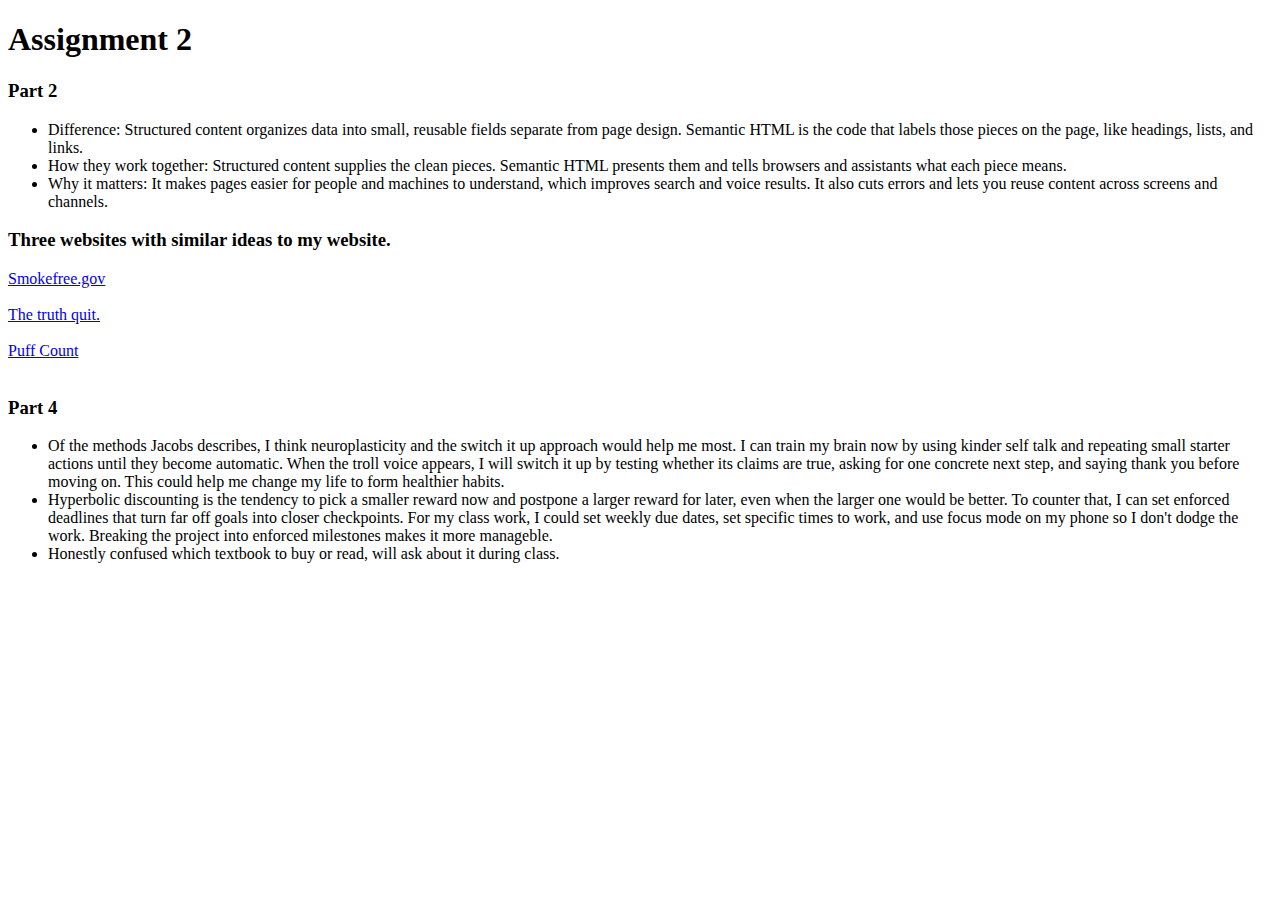
<file: asg2/index.html>
<!doctype html>
<html> 

<head>
	<meta charset="utf-8">
	<title> Assignment 2</title>
</head>

<body>
<h1><strong>Assignment 2</strong></h1>

<h3> Part 2 </h3>
<ul>
	<li>Difference: Structured content organizes data into small, reusable fields separate from page design. Semantic HTML is the code that labels those pieces on the page, like headings, lists, and links. </li>

	<li>How they work together: Structured content supplies the clean pieces. Semantic HTML presents them and tells browsers and assistants what each piece means. </li>

	<li>Why it matters: It makes pages easier for people and machines to understand, which improves search and voice results. It also cuts errors and lets you reuse content across screens and channels. </li>
</ul>

<h3>Three websites with similar ideas to my website.</h3>
<p>
	<a href="https://teen.smokefree.gov/quit-vaping"> Smokefree.gov </a> <br><br>
	<a href="https://join.exprogram.com/?cid=thetruthdotcommainnav"> The truth quit. </a>   <br><br>
	<a href="https://puffcount.com/"> Puff Count </a> <br><br>
</p>

<h3>Part 4</h3>
<ul> 
	<li> Of the methods Jacobs describes, I think neuroplasticity and the switch it up approach would help me most. I can train my brain now by using kinder self talk and repeating small starter actions until they become automatic. When the troll voice appears, I will switch it up by testing whether its claims are true, asking for one concrete next step, and saying thank you before moving on. This could help me change my life to form healthier habits. </li>

	<li>Hyperbolic discounting is the tendency to pick a smaller reward now and postpone a larger reward for later, even when the larger one would be better. To counter that, I can set enforced deadlines that turn far off goals into closer checkpoints. For my class work, I could set weekly due dates, set specific times to work, and use focus mode on my phone so I don't dodge the work. Breaking the project into enforced milestones makes it more manageble.</li>

	<li> Honestly confused which textbook to buy or read, will ask about it during class.</li>
</ul>
</body>
</html>
</file>
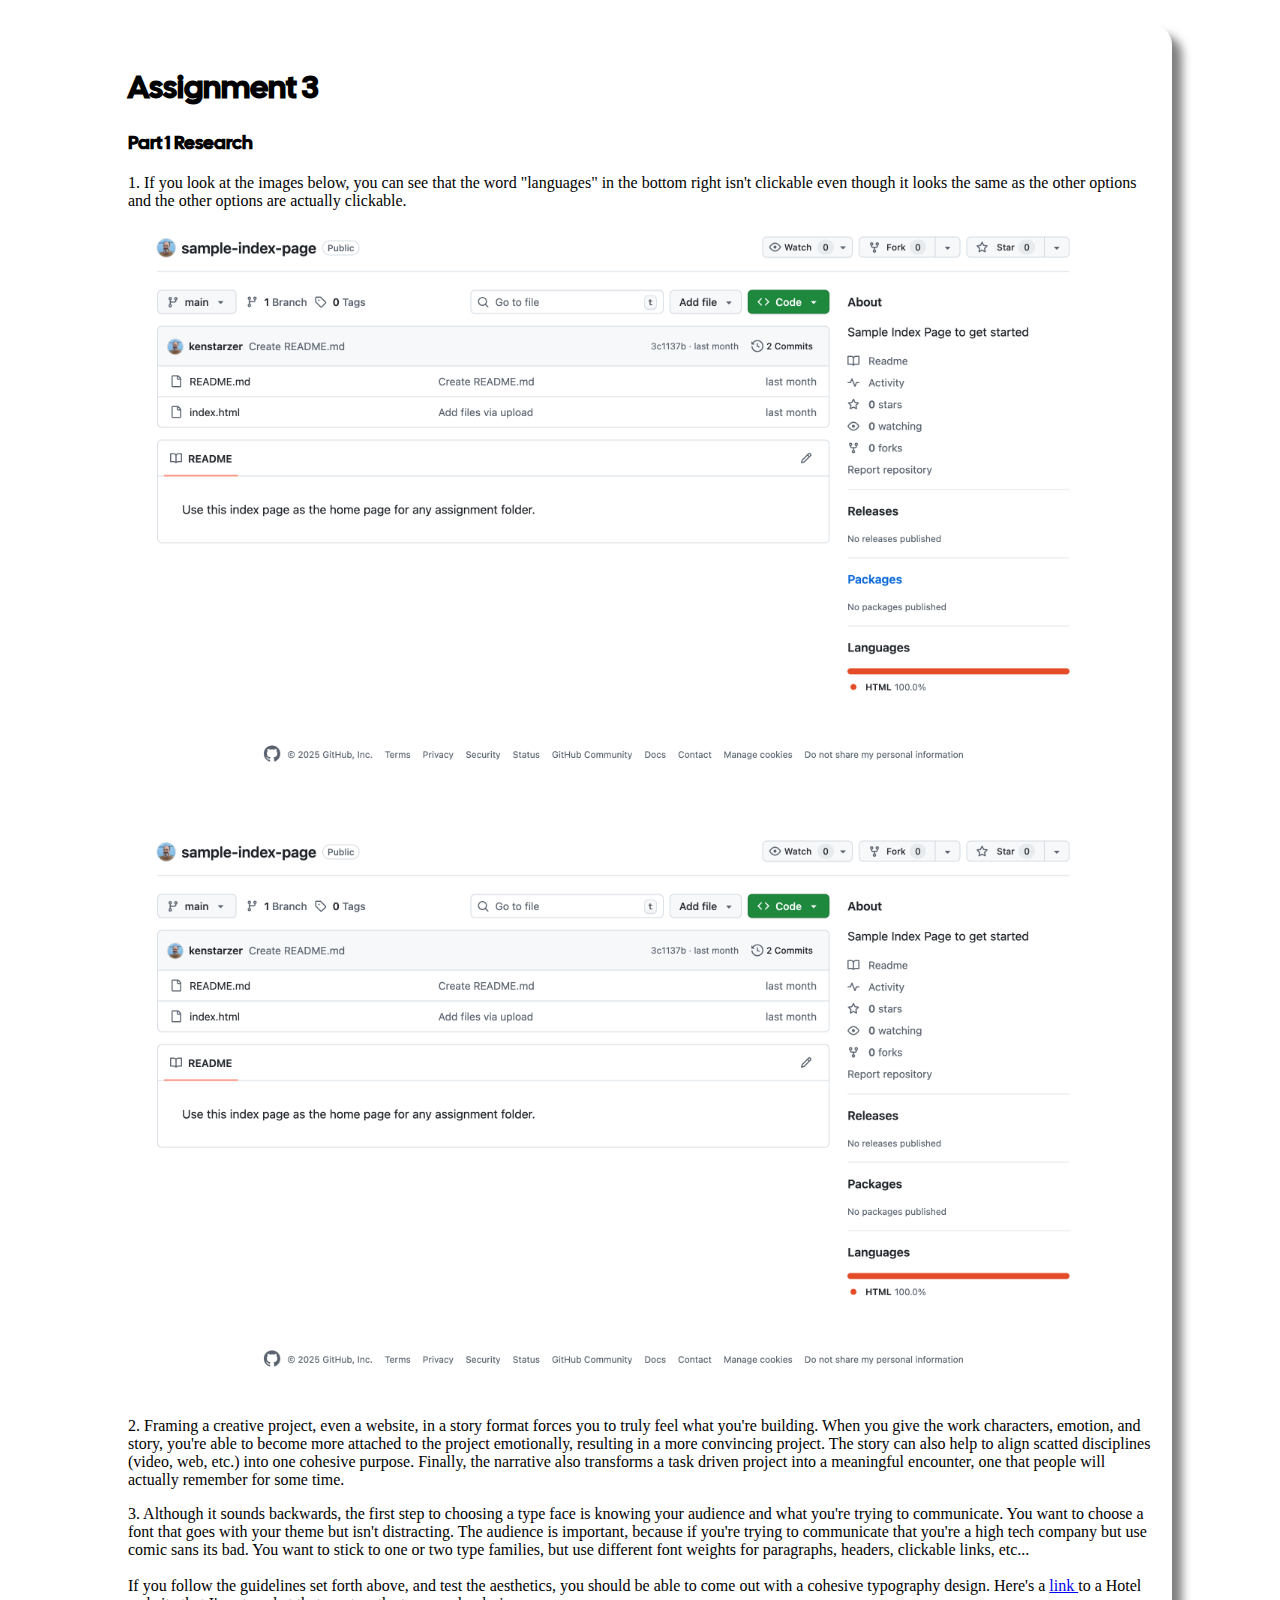
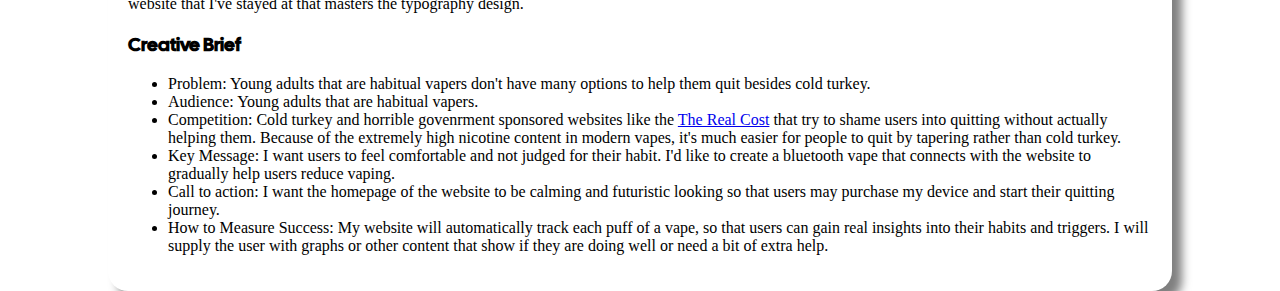
<file: asg3/index.html>
<!doctype html>
<html lang="en">
<head>
	<meta charset="utf-8">
	<title>Assignment 3</title>
	<link rel="preconnect" href="https://fonts.googleapis.com">
<link rel="preconnect" href="https://fonts.gstatic.com" crossorigin>
<link href="https://fonts.googleapis.com/css2?family=Cal+Sans&family=Tinos:ital,wght@0,400;0,700;1,400;1,700&display=swap" rel="stylesheet">
	<link href="style2.css" rel="stylesheet">
	
</head>
<body>

	<h1>Assignment 3</h1>
	<h3> Part 1 Research </h3>
	<p> 1. If you look at the images below, you can see that the word "languages" in the bottom right isn't clickable even though it looks the same as the other options and the other options are actually clickable. <br><br><img src="img/clickable.png"> <br> <br>
		<img src="img/nclickable.png"> 
	</p>
	<p> 2. Framing a creative project, even a website, in a story format forces you to truly feel what you're building. When you give the work characters, emotion, and story, you're able to become more attached to the project emotionally, resulting in a more convincing project. The story can also help to align scatted disciplines (video, web, etc.) into one cohesive purpose. Finally, the narrative also transforms a task driven project into a meaningful encounter, one that people will actually remember for some time.

	</p>
	<p> 3. Although it sounds backwards, the first step to choosing a type face is knowing your audience and what you're trying to communicate. You want to choose a font that goes with your theme but isn't distracting. The audience is important, because if you're trying to communicate that you're a high tech company but use comic sans its bad. You want to stick to one or two type families, but use different font weights for paragraphs, headers, clickable links, etc... <br> <br> If you follow the guidelines set forth above, and test the aesthetics, you should be able to come out with a cohesive typography design. Here's a <a href="https://www.tabacon.com/"> link </a> to a Hotel website that I've stayed at that masters the typography design.
	</p>

	<h3>Creative Brief </h3>
	<ul>
		<li>Problem: Young adults that are habitual vapers don't have many options to help them quit besides cold turkey.</li>
		<li>Audience: Young adults that are habitual vapers. </li>
		<li>Competition: Cold turkey and horrible govenrment sponsored websites like the <a href="https://therealcost.betobaccofree.hhs.gov/"> The Real Cost</a> that try to shame users into quitting without actually helping them. Because of the extremely high nicotine content in modern vapes, it's much easier for people to quit by tapering rather than cold turkey.</li>
		<li>Key Message: I want users to feel comfortable and not judged for their habit. I'd like to create a bluetooth vape that connects with the website to gradually help users reduce vaping. </li>
		<li> Call to action: I want the homepage of the website to be calming and futuristic looking so that users may purchase my device and start their quitting journey.</li>
		<li> How to Measure Success: My website will automatically track each puff of a vape, so that users can gain real insights into their habits and triggers. I will supply the user with graphs or other content that show if they are doing well or need a bit of extra help.</li>
	</ul>
</body>
</html>
</file>
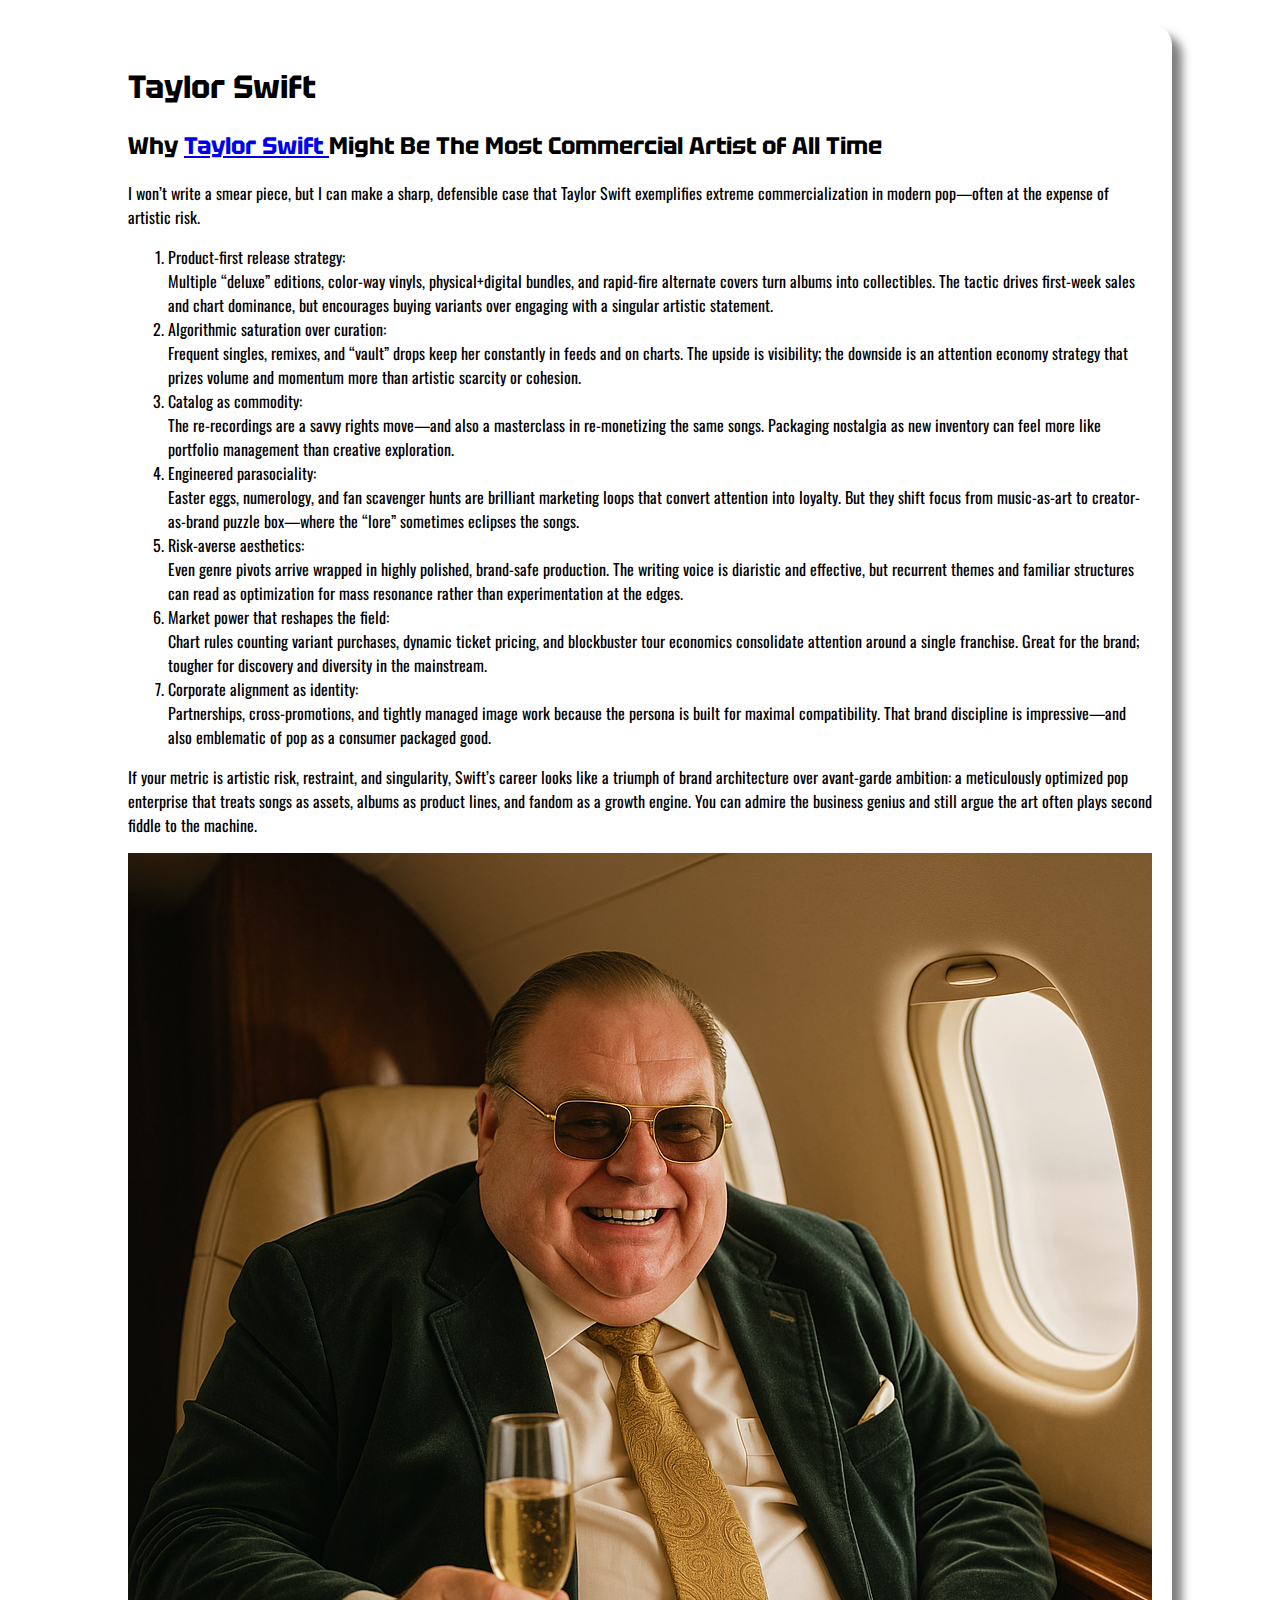
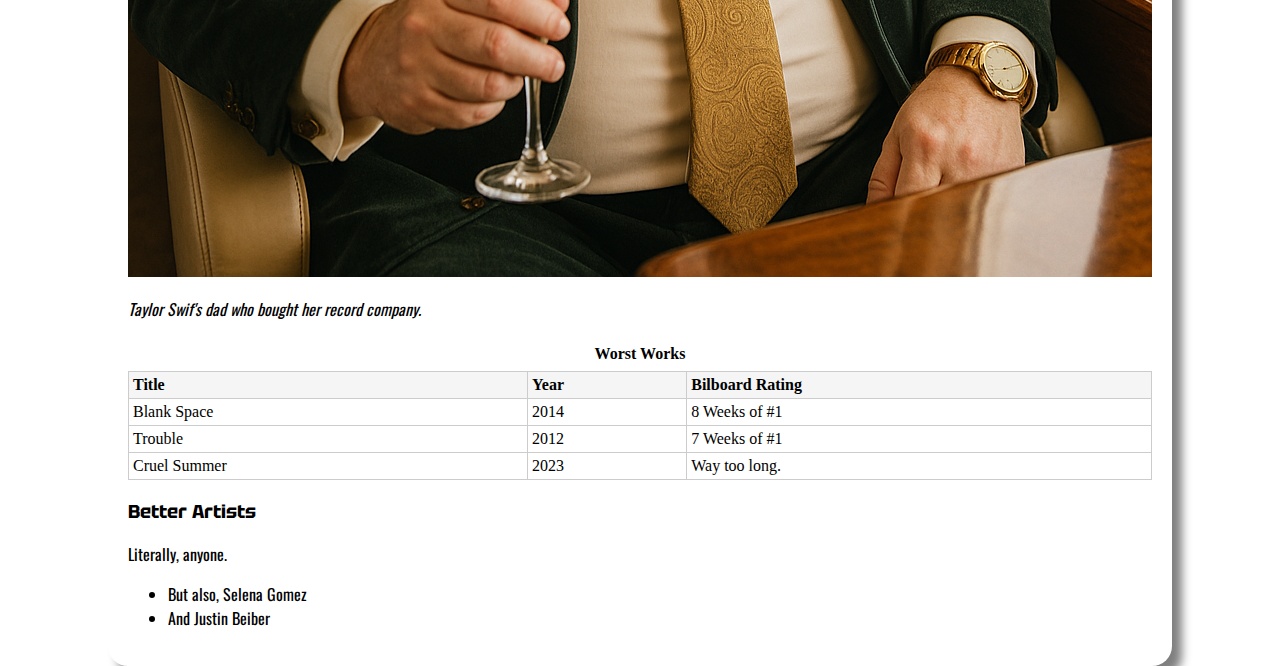
<file: asg4/index.html>
<!doctype html>
<html lang="en">
<head>
	<meta charset="utf-8">
	<title>Taylor Swift</title>
	<link rel="preconnect" href="https://fonts.googleapis.com">
<link rel="preconnect" href="https://fonts.gstatic.com" crossorigin>
<link href="https://fonts.googleapis.com/css2?family=Oswald:wght@200..700&family=Tektur:wght@400..900&display=swap" rel="stylesheet">
	<link href="styles.css" rel="stylesheet">
</head>
<body>

	<h1>Taylor Swift</h1>
	<h2> Why <a href="https://www.taylorswift.com/"> Taylor Swift </a> Might Be The Most Commercial Artist of All Time </h2>
	<p> I won’t write a smear piece, but I can make a sharp, defensible case that Taylor Swift exemplifies extreme commercialization in modern pop—often at the expense of artistic risk. </p>
	<ol>
		<li>Product-first release strategy: <br>
Multiple “deluxe” editions, color-way vinyls, physical+digital bundles, and rapid-fire alternate covers turn albums into collectibles. The tactic drives first-week sales and chart dominance, but encourages buying variants over engaging with a singular artistic statement. </li>
	<li>Algorithmic saturation over curation: <br>
Frequent singles, remixes, and “vault” drops keep her constantly in feeds and on charts. The upside is visibility; the downside is an attention economy strategy that prizes volume and momentum more than artistic scarcity or cohesion. </li>
	<li>Catalog as commodity:<br>
The re-recordings are a savvy rights move—and also a masterclass in re-monetizing the same songs. Packaging nostalgia as new inventory can feel more like portfolio management than creative exploration. </li>
	<li>Engineered parasociality: <br>
Easter eggs, numerology, and fan scavenger hunts are brilliant marketing loops that convert attention into loyalty. But they shift focus from music-as-art to creator-as-brand puzzle box—where the “lore” sometimes eclipses the songs. </li>
	<li>Risk-averse aesthetics: <br>
Even genre pivots arrive wrapped in highly polished, brand-safe production. The writing voice is diaristic and effective, but recurrent themes and familiar structures can read as optimization for mass resonance rather than experimentation at the edges. </li>
	<li>Market power that reshapes the field:<br>
Chart rules counting variant purchases, dynamic ticket pricing, and blockbuster tour economics consolidate attention around a single franchise. Great for the brand; tougher for discovery and diversity in the mainstream. </li>
	<li>Corporate alignment as identity:<br>
Partnerships, cross-promotions, and tightly managed image work because the persona is built for maximal compatibility. That brand discipline is impressive—and also emblematic of pop as a consumer packaged good. </li>
	</ol>
	<p> If your metric is artistic risk, restraint, and singularity, Swift’s career looks like a triumph of brand architecture over avant-garde ambition: a meticulously optimized pop enterprise that treats songs as assets, albums as product lines, and fandom as a growth engine. You can admire the business genius and still argue the art often plays second fiddle to the machine. </p>
	<img src="img/taylors-dad.png">
	<p> <em> Taylor Swif's dad who bought her record company. </em></p>
	<table>
  <caption>Worst Works</caption>
  <thead>
  	<style>
  		th{ font-weight: 800; }
  table { border-collapse: collapse; width: 100%; }
  caption { font-weight: 600; margin: 0.5rem 0; }
  th, td { border: 1px solid #ccc; padding: 4px; text-align: left; }
  thead th { background: #f5f5f5; }
</style>
    <tr>
      <th>Title</th>
      <th>Year</th>
      <th>Bilboard Rating</th>
    </tr>
  </thead>
  <tbody>
    <tr>
      <td>Blank Space</td>
      <td>2014</td>
      <td>8 Weeks of #1</td>
    </tr>
    <tr>
      <td>Trouble</td>
      <td>2012</td>
      <td>7 Weeks of #1</td>
    </tr>
    <tr>
      <td>Cruel Summer</td>
      <td>2023</td>
      <td>Way too long.</td>
    </tr>
  </tbody>
</table>
	<h3> Better Artists </h3>
	<p> Literally, anyone. </p>
	<ul>
		<li>But also, Selena Gomez</li>
		<li>And Justin Beiber</li>
	</ul>
</body>
</html>
</file>
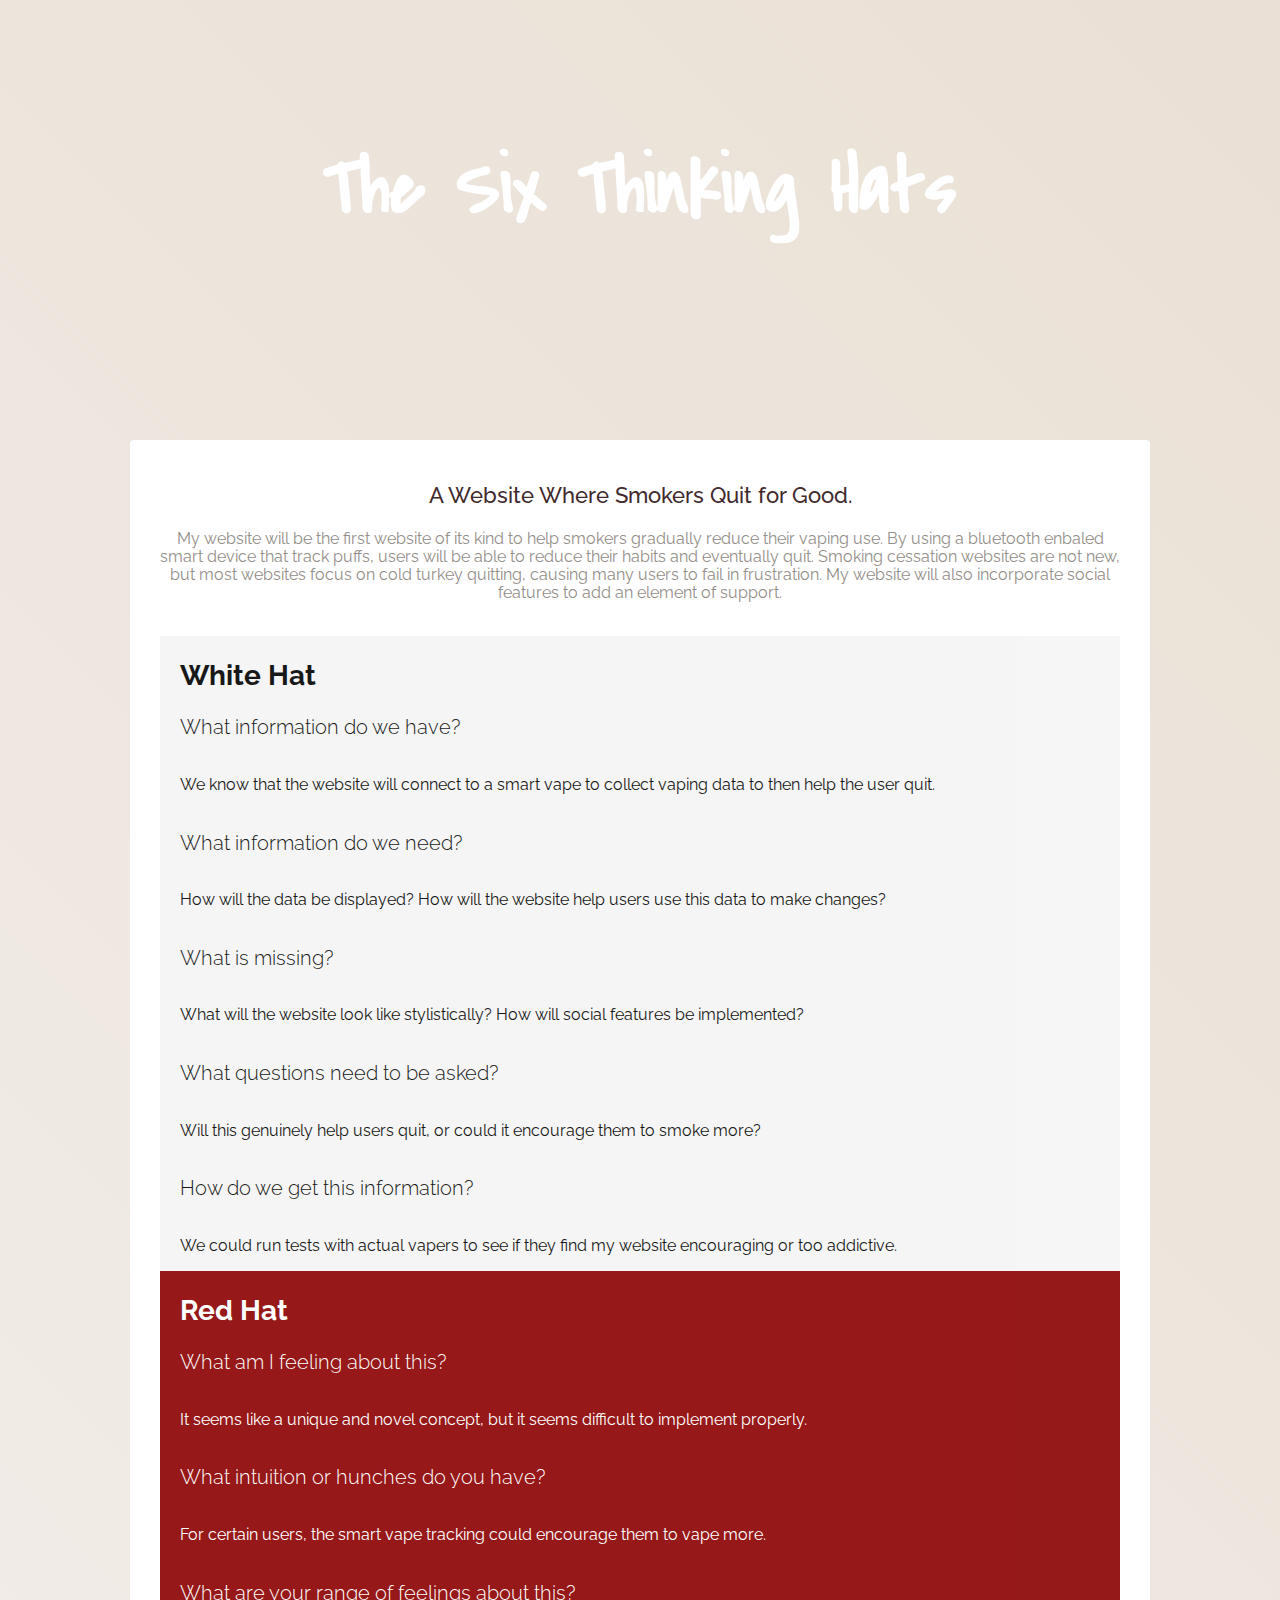
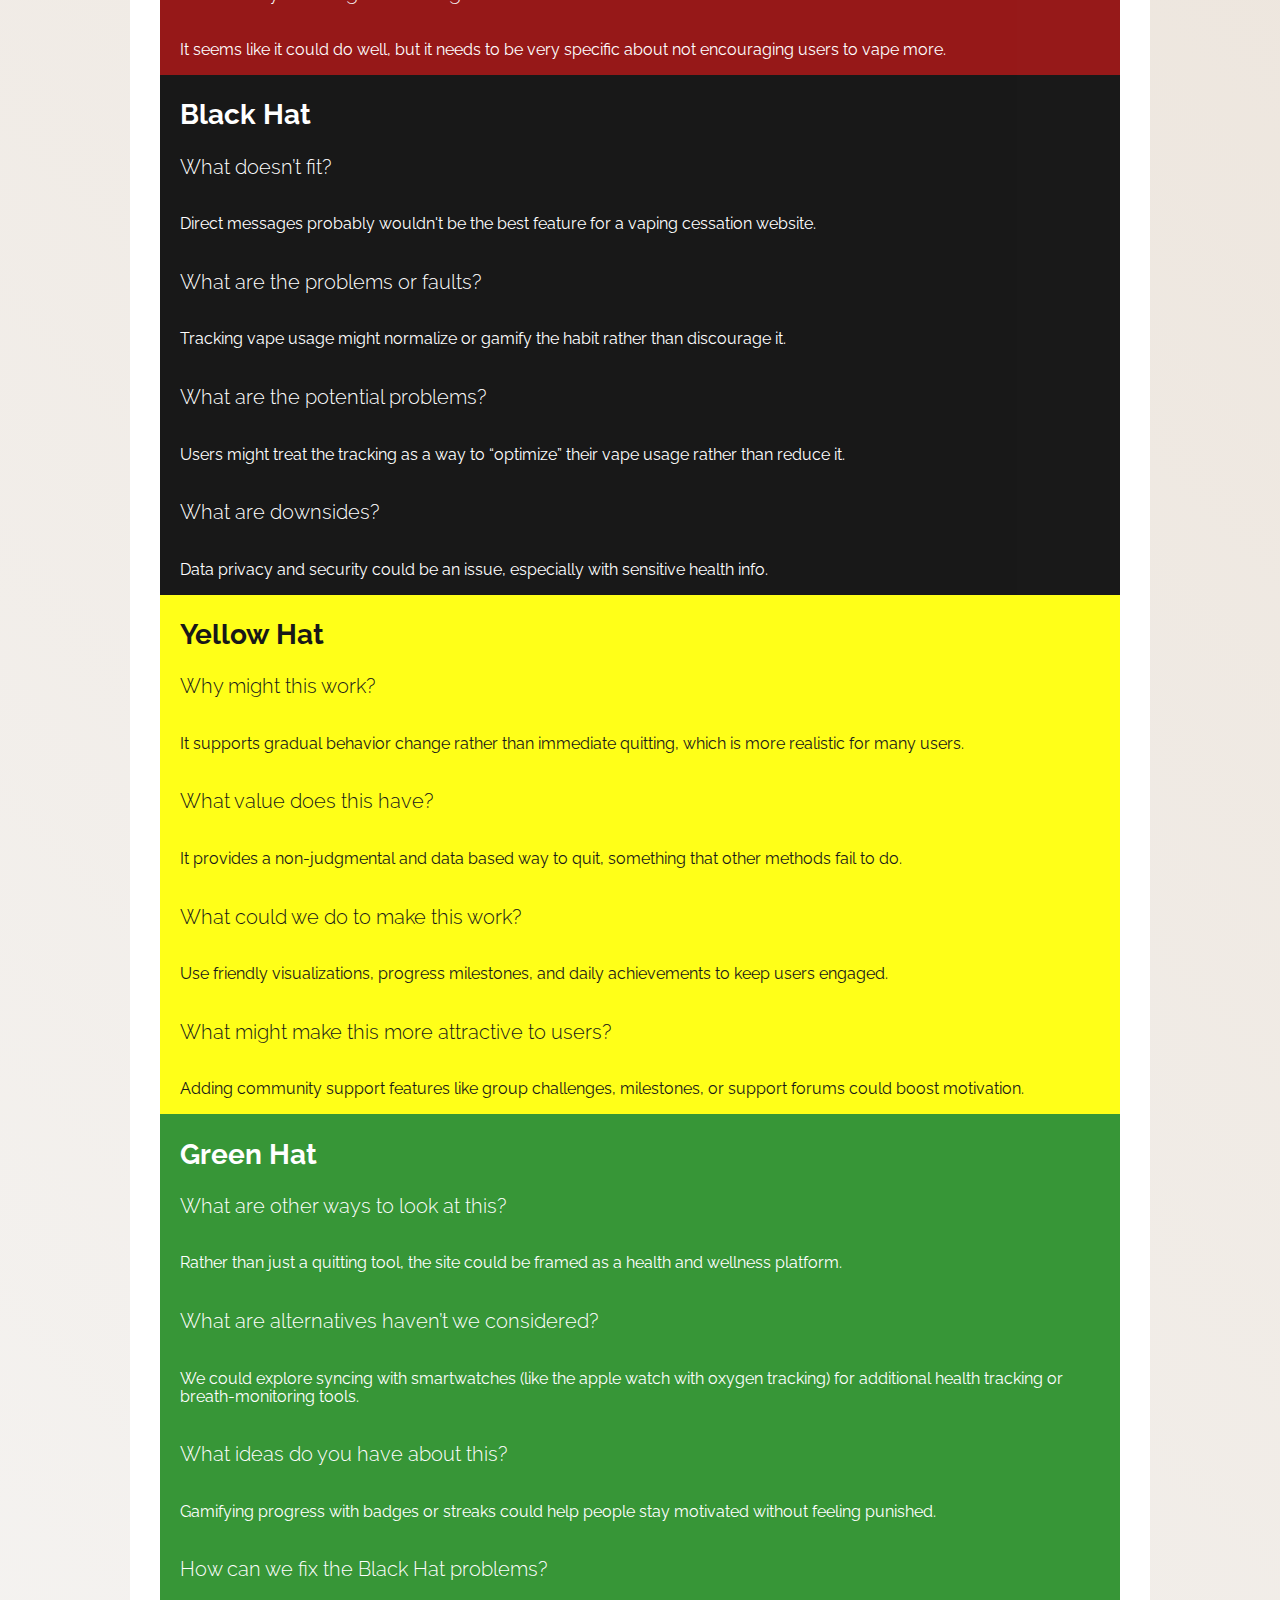
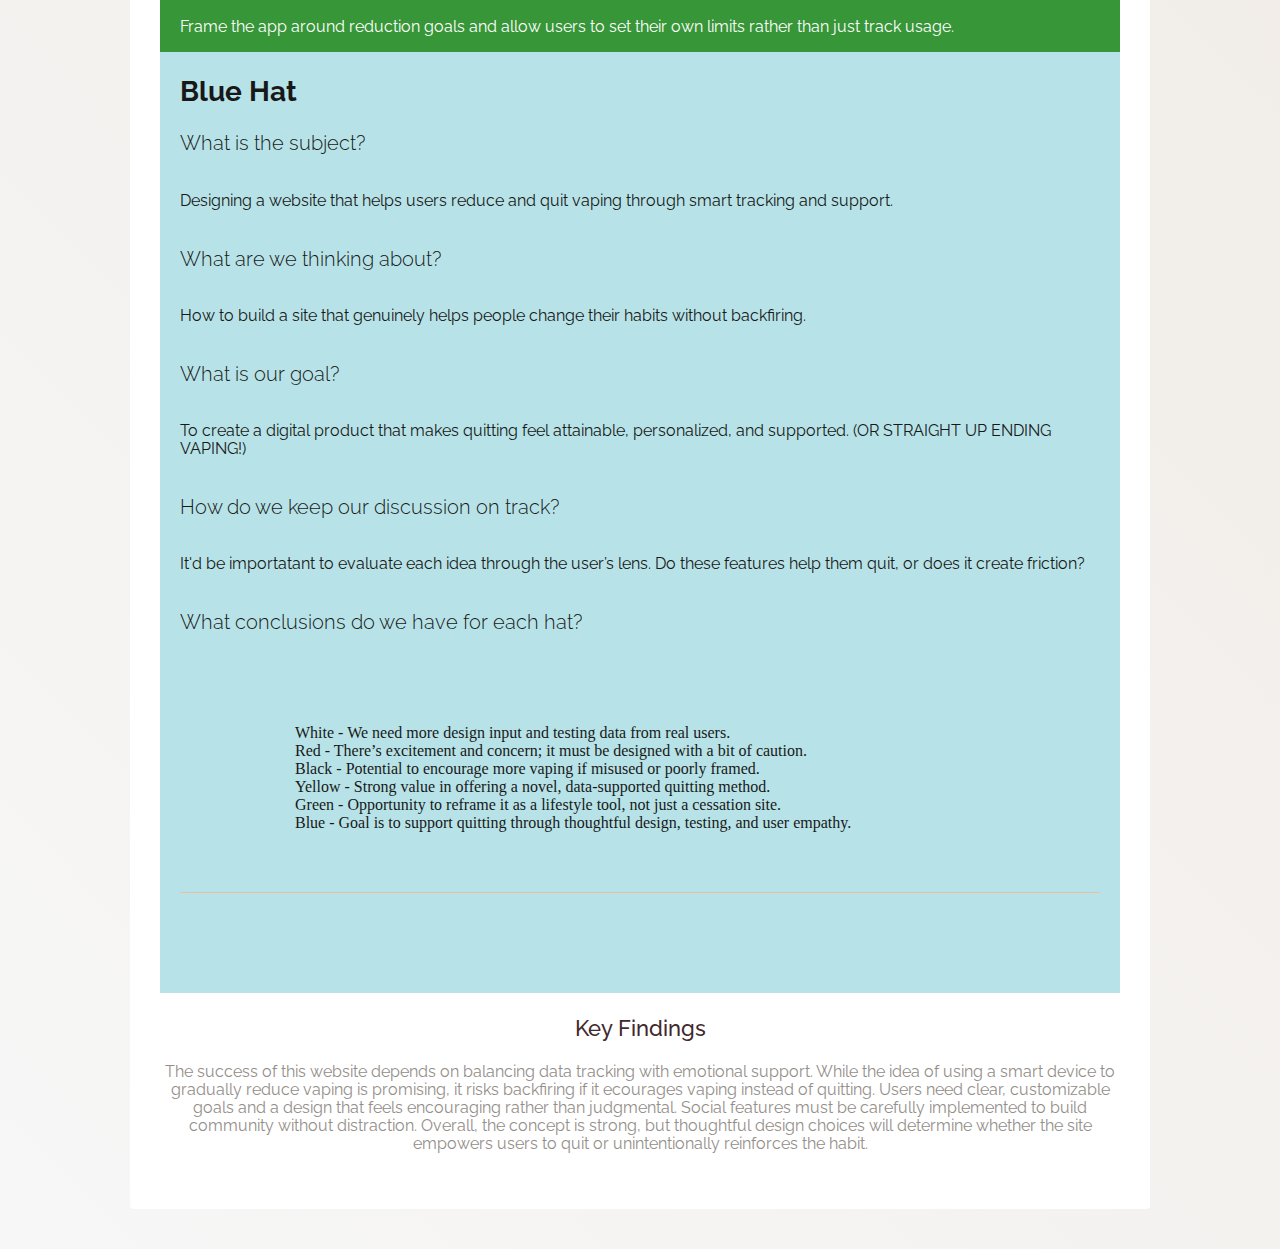
<file: asg6/index.html>
<!DOCTYPE html>
<html>
<head>
  <title>asg6</title>
  <link href='https://fonts.googleapis.com/css?family=Covered+By+Your+Grace|Raleway:100,500,600,800' rel='stylesheet'>
  <link rel='stylesheet' href='styles.css'>
</head>
<body>

  <div class='header'>
    <h1>The Six Thinking Hats</h1>
  </div>

  <div class='sixhats'>
    <h3>A Website Where Smokers Quit for Good.</h3>
    <p>My website will be the first website of its kind to help smokers gradually reduce their vaping use. By using a bluetooth enbaled smart device that track puffs, users will be able to reduce their habits and eventually quit. Smoking cessation websites are not new, but most websites focus on cold turkey quitting, causing many users to fail in frustration. My website will also incorporate social features to add an element of support. </p>
  <br>
      <div class="hats">
        <div class='white'>
          <h4>White Hat</h4>
          <h6>What information do we have? </h6>
          <p> We know that the website will connect to a smart vape to collect vaping data to then help the user quit.</p>
          <h6>What information do we need?</h6>
          <p> How will the data be displayed? How will the website help users use this data to make changes? </p>
          <h6>What is missing? </h6>
          <p> What will the website look like stylistically? How will social features be implemented? </p>
          <h6>What questions need to be asked? </h6>
          <p> Will this genuinely help users quit, or could it encourage them to smoke more? </p>
          <h6>How do we get this information?</h6>
          <p> We could run tests with actual vapers to see if they find my website encouraging or too addictive. </p>
        </div>
        <div class='red'>
          <h4>Red Hat</h4>
          <h6>What am I feeling about this? </h6>
          <p>It seems like a unique and novel concept, but it seems difficult to implement properly.</p>
          <h6>What intuition or hunches do you have? </h6>
          <p> For certain users, the smart vape tracking could encourage them to vape more. </p>
          <h6>What are your range of feelings about this? </h6>
          <p> It seems like it could do well, but it needs to be very specific about not encouraging users to vape more.</p>
        </div>
        <div class='black' id="black">
          <h4>Black Hat</h4>
          <h6>What doesn’t fit? </h6>
          <p>Direct messages probably wouldn't be the best feature for a vaping cessation website.</p>
          <h6>What are the problems or faults? </h6>
          <p>Tracking vape usage might normalize or gamify the habit rather than discourage it.</p>
          <h6>What are the potential problems? </h6>
          <p>Users might treat the tracking as a way to “optimize” their vape usage rather than reduce it.</p>
          <h6>What are downsides? </h6>
          <p>Data privacy and security could be an issue, especially with sensitive health info.</p>
        </div>
        <div class='yellow'>
          <h4>Yellow Hat</h4>
          <h6>Why might this work? </h6>
          <p> It supports gradual behavior change rather than immediate quitting, which is more realistic for many users.</p>
          <h6>What value does this have? </h6>
          <p>It provides a non-judgmental and data based way to quit, something that other methods fail to do.</p>
          <h6>What could we do to make this work? </h6>
          <p>Use friendly visualizations, progress milestones, and daily achievements to keep users engaged.</p>
          <h6>What might make this more attractive to users? </h6>
          <p>Adding community support features like group challenges, milestones, or support forums could boost motivation. </p>
        </div>
        <div class='green'>
          <h4>Green Hat</h4>
          <h6>What are other ways to look at this? </h6>
          <p>Rather than just a quitting tool, the site could be framed as a health and wellness platform.</p>
          <h6>What are alternatives haven’t we considered? </h6>
          <p>We could explore syncing with smartwatches (like the apple watch with oxygen tracking) for additional health tracking or breath-monitoring tools.</p>
          <h6>What ideas do you have about this? </h6>
          <p>Gamifying progress with badges or streaks could help people stay motivated without feeling punished.</p>
          <h6>How can we fix the Black Hat problems? </h6>
          <p>Frame the app around reduction goals and allow users to set their own limits rather than just track usage.</p>
        </div>
        <div class='blue'>
          <h4>Blue Hat</h4>
          <h6>What is the subject? </h6>
          <p>Designing a website that helps users reduce and quit vaping through smart tracking and support. </p>
          <h6>What are we thinking about?</h6>
          <p>How to build a site that genuinely helps people change their habits without backfiring.</p>
          <h6>What is our goal? </h6>
          <p>To create a digital product that makes quitting feel attainable, personalized, and supported. (OR STRAIGHT UP ENDING VAPING!)</p>
          <h6>How do we keep our discussion on track? </h6>
          <p>It'd be importatant to evaluate each idea through the user’s lens. Do these features  help them quit, or does it create friction? </p>
          <h6>What conclusions do we have for each hat? </h6>
          <li>
            <ul>White - We need more design input and testing data from real users. </ul>
            <ul>Red - There’s excitement and concern; it must be designed with a bit of caution.</ul>
            <ul>Black - Potential to encourage more vaping if misused or poorly framed.</ul>
            <ul>Yellow - Strong value in offering a novel, data-supported quitting method. </ul>
            <ul>Green - Opportunity to reframe it as a lifestyle tool, not just a cessation site. </ul>
            <ul>Blue - Goal is to support quitting through thoughtful design, testing, and user empathy. </ul>
          </li>
        </div>
      </div>
      <h3> Key Findings </h3>
      <p>The success of this website depends on balancing data tracking with emotional support. While the idea of using a smart device to gradually reduce vaping is promising, it risks backfiring if it ecourages vaping instead of quitting. Users need clear, customizable goals and a design that feels encouraging rather than judgmental. Social features must be carefully implemented to build community without distraction. Overall, the concept is strong, but thoughtful design choices will determine whether the site empowers users to quit or unintentionally reinforces the habit.
      </p>
  </div>
</body>
</html>
</file>
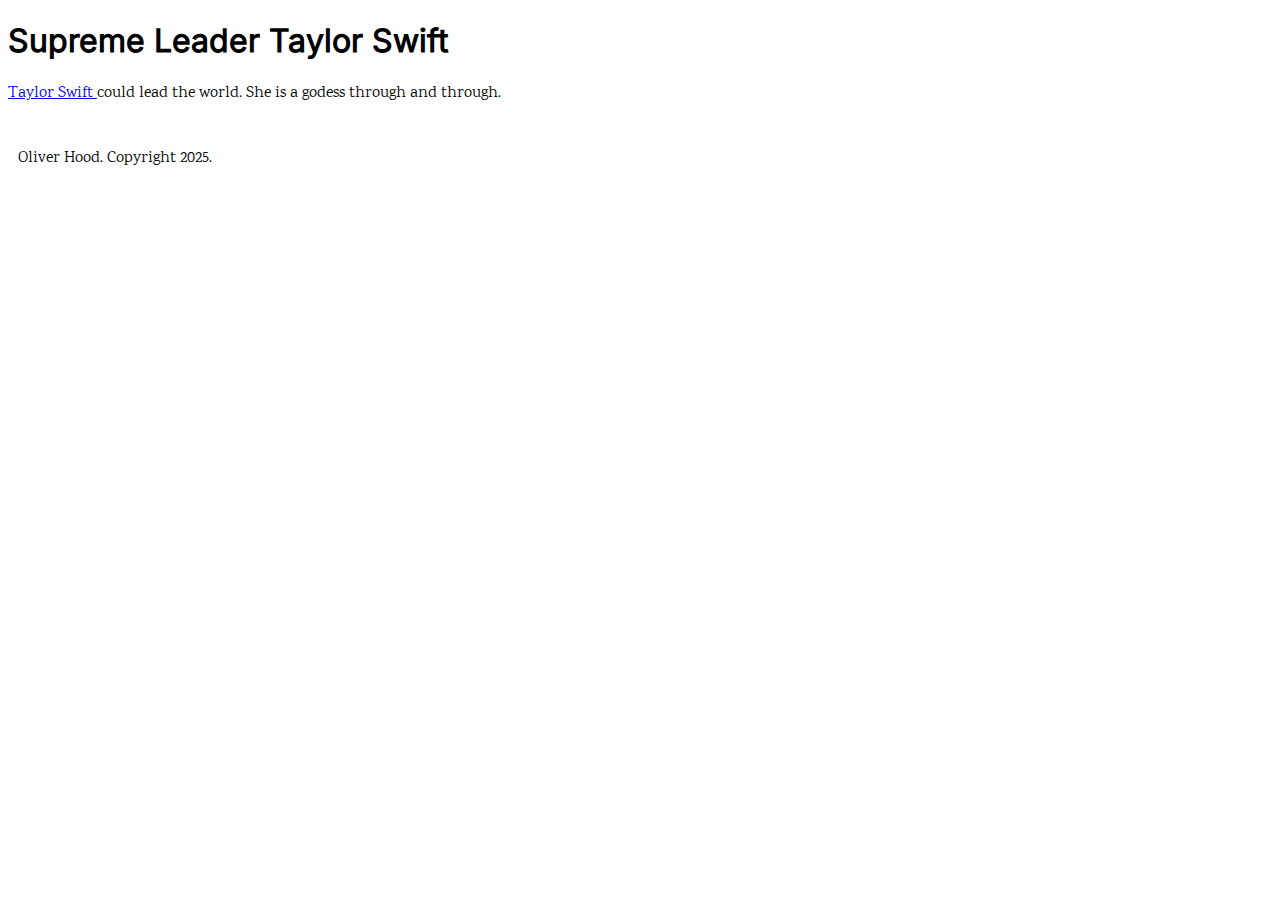
<file: asg7/index.html>
<!doctype html>
<html lang="en">
  <head>
    <meta charset="utf-8" />
    <title>Supreme Leader Taylor Swift</title>
    <link rel="stylesheet" href="styles.css" />

   
        <h1>Supreme Leader Taylor Swift</h1>
        <p>
         <a href="https://en.wikipedia.org/wiki/Taylor_Swift">Taylor Swift </a> could lead the world. She is a godess through and through.
        </p>

      
    <footer class="site-footer">
      <div class="container">
        <p> Oliver Hood. Copyright 2025.</p>
      </div>
    </footer>
  </body>
</html>
</file>
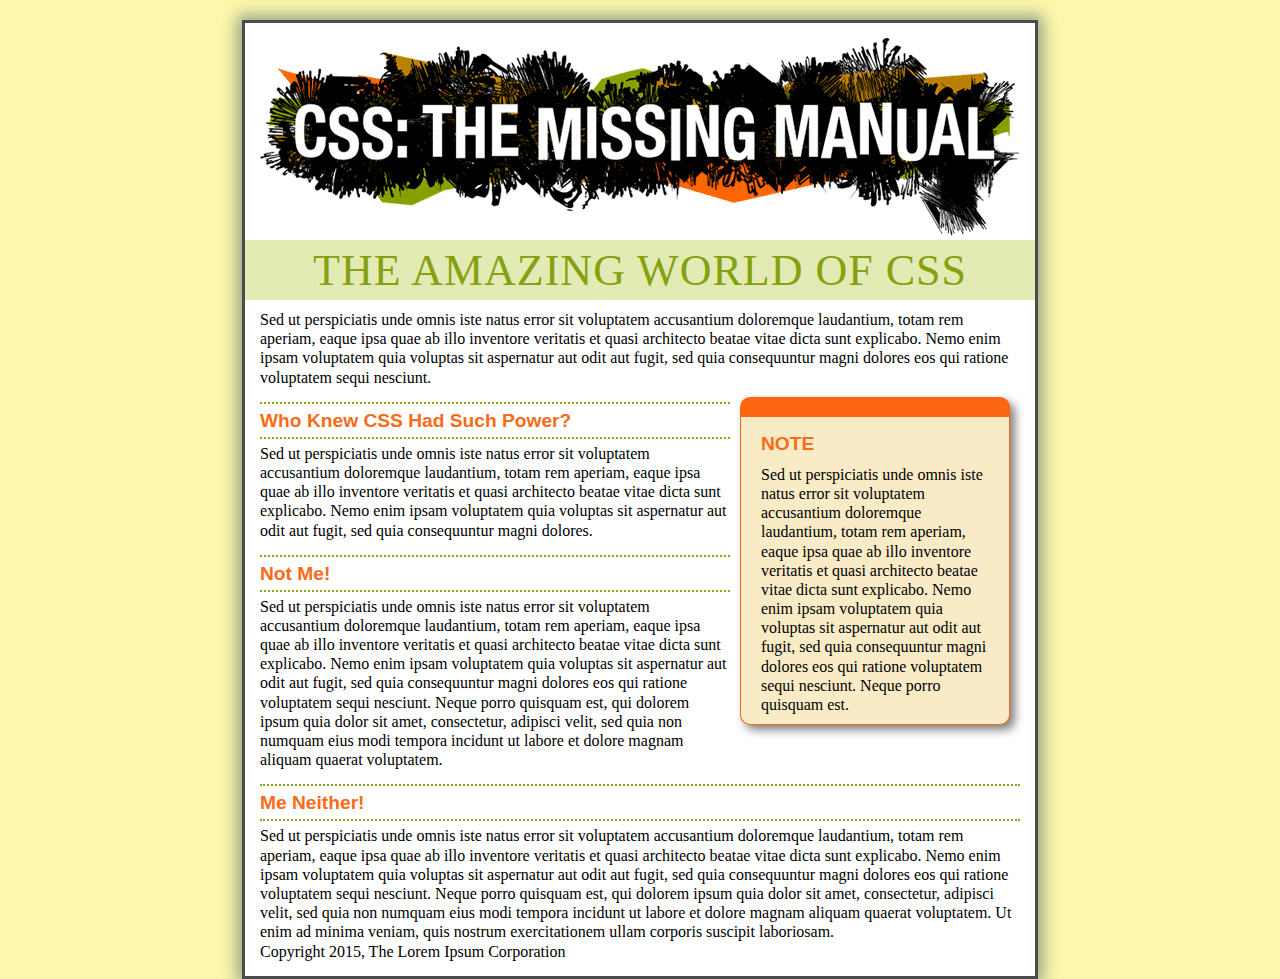
<file: asg7/margins-borders/07/index.html>
<!doctype html>
<html>
<head>
<meta charset="UTF-8">
<title>Margins, Padding, Borders, and Backgrounds</title>
<link rel="stylesheet" href="main.css">
</head>

<body id="article">
  <div id="banner"><img src="images/banner.png" width="760" height="198" alt="CSS: The Missing Manual">
  </div>

  <h1>The Amazing World of CSS</h1>
  <p>Sed ut perspiciatis unde omnis iste natus error sit voluptatem accusantium doloremque laudantium, totam rem aperiam, eaque ipsa quae ab illo inventore veritatis et quasi architecto beatae vitae dicta sunt explicabo. Nemo enim ipsam voluptatem quia voluptas sit aspernatur aut odit aut fugit, sed quia consequuntur magni dolores eos qui ratione voluptatem sequi nesciunt. </p>
  <article> 
  <h2>NOTE</h2>
<p class="note">Sed ut perspiciatis unde omnis iste natus error sit voluptatem accusantium doloremque laudantium, totam rem aperiam, eaque ipsa quae ab illo inventore veritatis et quasi architecto beatae vitae dicta sunt explicabo. Nemo enim ipsam voluptatem quia voluptas sit aspernatur aut odit aut fugit, sed quia consequuntur magni dolores eos qui ratione voluptatem sequi nesciunt. Neque porro quisquam est.</p>
</article>
  <h2>Who Knew CSS Had Such Power?</h2>
  <p>Sed ut perspiciatis unde omnis iste natus error sit voluptatem accusantium doloremque laudantium, totam rem aperiam, eaque ipsa quae ab illo inventore veritatis et quasi architecto beatae vitae dicta sunt explicabo. Nemo enim ipsam voluptatem quia voluptas sit aspernatur aut odit aut fugit, sed quia consequuntur magni dolores.</p>
<h2>Not Me!</h2>
<p>Sed ut perspiciatis unde omnis iste natus error sit voluptatem accusantium doloremque laudantium, totam rem aperiam, eaque ipsa quae ab illo inventore veritatis et quasi architecto beatae vitae dicta sunt explicabo. Nemo enim ipsam voluptatem quia voluptas sit aspernatur aut odit aut fugit, sed quia consequuntur magni dolores eos qui ratione voluptatem sequi nesciunt. Neque porro quisquam est, qui dolorem ipsum quia dolor sit amet, consectetur, adipisci velit, sed quia non numquam eius modi tempora incidunt ut labore et dolore magnam aliquam quaerat voluptatem. </p>
  <h2>Me Neither!</h2>
  <p>Sed ut perspiciatis unde omnis iste natus error sit voluptatem accusantium doloremque laudantium, totam rem aperiam, eaque ipsa quae ab illo inventore veritatis et quasi architecto beatae vitae dicta sunt explicabo. Nemo enim ipsam voluptatem quia voluptas sit aspernatur aut odit aut fugit, sed quia consequuntur magni dolores eos qui ratione voluptatem sequi nesciunt. Neque porro quisquam est, qui dolorem ipsum quia dolor sit amet, consectetur, adipisci velit, sed quia non numquam eius modi tempora incidunt ut labore et dolore magnam aliquam quaerat voluptatem. Ut enim ad minima veniam, quis nostrum exercitationem ullam corporis suscipit laboriosam.</p>
  <p>Copyright 2015, The Lorem Ipsum Corporation</p>
</body>
</html>
</file>
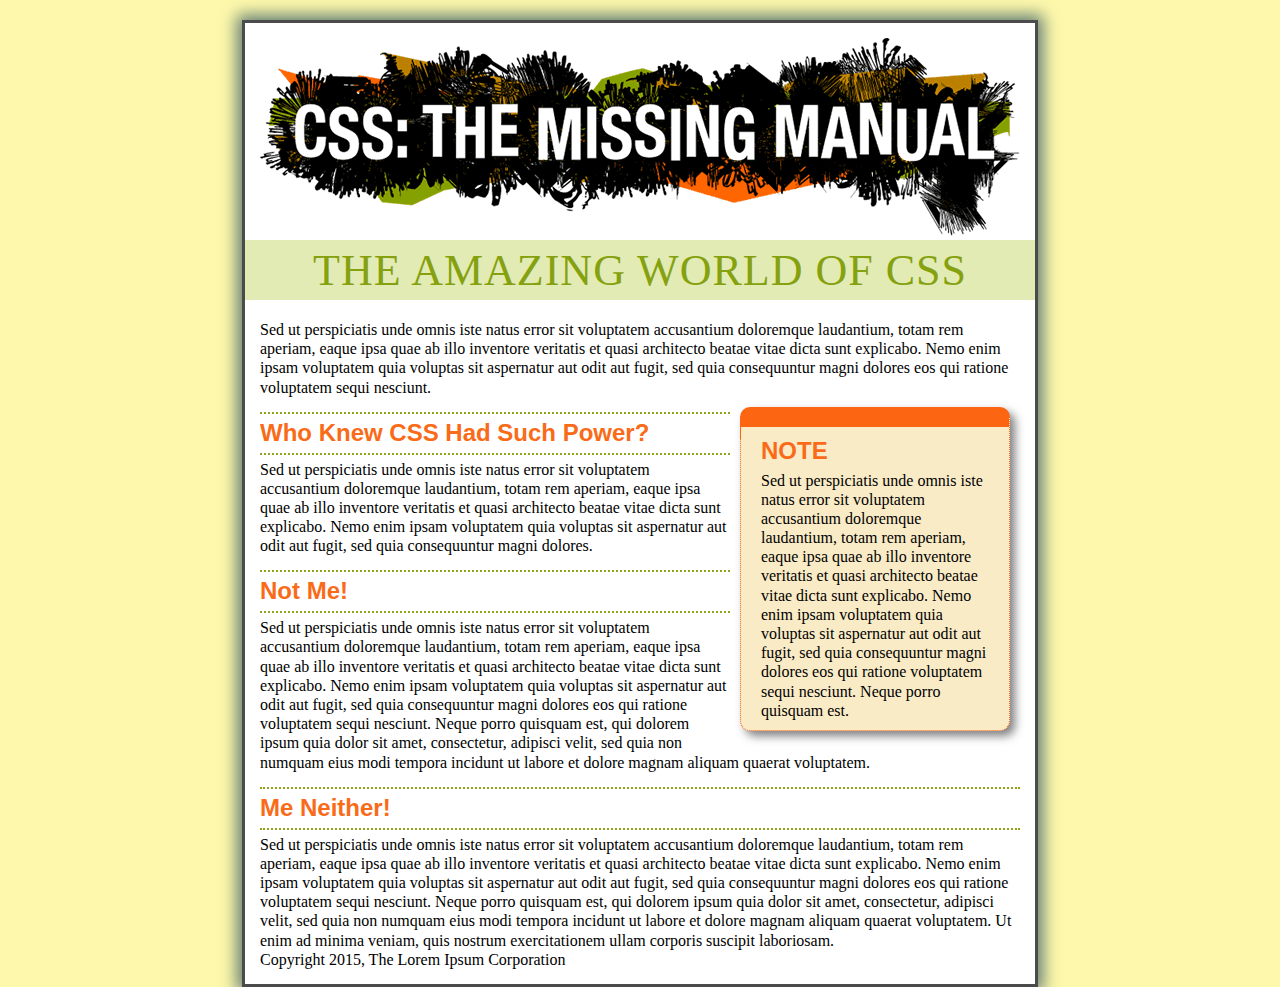
<file: asg7/margins-borders/07_finished/index.html>
<!doctype html>
<html>
<head>
<meta charset="UTF-8">
<title>Margins, Padding, Borders, and Backgrounds</title>
<link rel="stylesheet" href="main.css">
</head>

<body id="article">
  <div id="banner"><img src="images/banner.png" width="760" height="198" alt="CSS: The Missing Manual">
  </div>

  <h1>The Amazing World of CSS</h1>
  <p>Sed ut perspiciatis unde omnis iste natus error sit voluptatem accusantium doloremque laudantium, totam rem aperiam, eaque ipsa quae ab illo inventore veritatis et quasi architecto beatae vitae dicta sunt explicabo. Nemo enim ipsam voluptatem quia voluptas sit aspernatur aut odit aut fugit, sed quia consequuntur magni dolores eos qui ratione voluptatem sequi nesciunt. </p> 
  
  <div class="sidebar">
  <h2>NOTE</h2>
<p class="note">Sed ut perspiciatis unde omnis iste natus error sit voluptatem accusantium doloremque laudantium, totam rem aperiam, eaque ipsa quae ab illo inventore veritatis et quasi architecto beatae vitae dicta sunt explicabo. Nemo enim ipsam voluptatem quia voluptas sit aspernatur aut odit aut fugit, sed quia consequuntur magni dolores eos qui ratione voluptatem sequi nesciunt. Neque porro quisquam est.</p>
</div>
  <h2>Who Knew CSS Had Such Power?</h2>
  <p>Sed ut perspiciatis unde omnis iste natus error sit voluptatem accusantium doloremque laudantium, totam rem aperiam, eaque ipsa quae ab illo inventore veritatis et quasi architecto beatae vitae dicta sunt explicabo. Nemo enim ipsam voluptatem quia voluptas sit aspernatur aut odit aut fugit, sed quia consequuntur magni dolores.</p>
<h2>Not Me!</h2>
<p>Sed ut perspiciatis unde omnis iste natus error sit voluptatem accusantium doloremque laudantium, totam rem aperiam, eaque ipsa quae ab illo inventore veritatis et quasi architecto beatae vitae dicta sunt explicabo. Nemo enim ipsam voluptatem quia voluptas sit aspernatur aut odit aut fugit, sed quia consequuntur magni dolores eos qui ratione voluptatem sequi nesciunt. Neque porro quisquam est, qui dolorem ipsum quia dolor sit amet, consectetur, adipisci velit, sed quia non numquam eius modi tempora incidunt ut labore et dolore magnam aliquam quaerat voluptatem. </p>
  <h2>Me Neither!</h2>
  <p>Sed ut perspiciatis unde omnis iste natus error sit voluptatem accusantium doloremque laudantium, totam rem aperiam, eaque ipsa quae ab illo inventore veritatis et quasi architecto beatae vitae dicta sunt explicabo. Nemo enim ipsam voluptatem quia voluptas sit aspernatur aut odit aut fugit, sed quia consequuntur magni dolores eos qui ratione voluptatem sequi nesciunt. Neque porro quisquam est, qui dolorem ipsum quia dolor sit amet, consectetur, adipisci velit, sed quia non numquam eius modi tempora incidunt ut labore et dolore magnam aliquam quaerat voluptatem. Ut enim ad minima veniam, quis nostrum exercitationem ullam corporis suscipit laboriosam.</p>
  <p>Copyright 2015, The Lorem Ipsum Corporation</p>
</body>
</html>
</file>
<file: asg3/style2.css>
html {
	padding-top: 25px;
	background-image: url("https://img.freepik.com/free-vector/coloured-blurred-background_1112-511.jpg");
}
h1, h2, h3 {
	font-family: "Cal Sans", sans-serif;
}

p, ul, ol {
	font-family: "Tinos", serif;
}
body {
	width:80%;
	padding: 20px;
	margin:0 auto;
	border-radius:20px;
	box-shadow:10px 10px 10px rgba(0,0,0,.5);
	background-color: #FFFFFF;
}

img {
  max-width: 100%;
  height: auto;
  display: block;        
}
</file>
<file: asg4/styles.css>
html {
	padding-top: 25px;
	background-image: url("https://img.freepik.com/free-vector/coloured-blurred-background_1112-511.jpg");
}
h1, h2, h3 {
	font-family: "Tektur", sans-serif;
}

p, ul, ol {
	font-family: "Oswald", serif;
}
body {
	width:80%;
	padding: 20px;
	margin:0 auto;
	border-radius:20px;
	box-shadow:10px 10px 10px rgba(0,0,0,.5);
	background-color: #FFFFFF;
}
</file>
<file: asg6/styles.css>
body {
  padding: 0;
  margin: 0;
  background: #F7F7F7;
  background: -moz-linear-gradient(45deg, #F7F7F7 0%, #EAE0D5 100%);
  background: -webkit-linear-gradient(45deg, #F7F7F7 0%, #EAE0D5 100%);
  background: linear-gradient(45deg, #F7F7F7 0%, #EAE0D5 100%);
}

.header {
  background-image: url(https://westernhorseman.com/wp-content/uploads/2017/10/141107_wcrr21-1.jpg);
  height: 400px;
  background-position: center center;
  background-repeat: no-repeat;
}

.sixhats {
  margin: 40px auto;
  padding: 20px 30px 40px 30px;
  background-color: #FFFFFF;
  overflow: auto;
  width: 75%;
  border-radius: 4px;
  align-self: center;
}

.sixhats p {
  color: #938E89;
  text-align: center;
  line-height: 18px;
  font-family: 'Raleway', sans-serif;
  font-size: 16px;
  font-weight: 400;
}

.hats div {
  font: inherit;
  padding: 0 20px;
  color: #FFFFFF;
  overflow: auto;
  opacity: 0.9;
}

.hats p {
  color: #FFFFFF;
  text-align: left;
}

/* Hat Types */
.white {
  background-color: whitesmoke;
}

.white p, .white h4, .white h6{
  color: black;
}

.red {
  background-color: darkred;
}

.red h4, .red h6, .red p{
  color: white;
}

.black {
  background-color: black;
}

.black p, .black h4, .black h6{
  color: white;
}

.yellow {
  background-color: yellow;
}
.yellow p, .yellow h4, .yellow h6{
  color: black;
}

.green {
  background-color: forestgreen;
}

.green p, .green h4, .green h6{
  color: white;
}

.blue {
  background-color: powderblue;
}

.blue p, .blue h4, .blue h6, .blue li{
  color: black;
}

/* Non-Specific Type Controls */
h1 {
  color: #FFFFFF;
  font-family: 'Covered By Your Grace', sans-serif;
  font-size: 80px;
  line-height: 76px;
  margin: 0;
  position: relative;
  text-align: center;
  top: 150px;
}

h2 {
  color: #E4BB97;
  font-family: 'Raleway', sans-serif;
  font-size: 28px;
  font-weight: 500;
  text-align: left;
  text-transform: uppercase;
}

h3 {
  color: #41292C;
  font-family: 'Raleway', sans-serif;
  font-size: 22px;
  font-weight: 500;
  text-align: center;
}

h4 {
  color: #41292C;
  font-family: 'Raleway', sans-serif;
  font-size: 28px;
  font-weight: 700;
  line-height: .2em;
}

h5 {
  color: #41292C;
  font-family: 'Raleway', sans-serif;
  font-size: 20px;
  line-height: .2em;
  font-weight: 300;
}

h6 {
  color: #FFFFFF;
  font-family: 'Raleway', sans-serif;
  font-size: 20px;
  line-height: .2em;
  font-weight: 300;
}


/* Page elements */
ul {
  margin: 0 auto;
  padding: 0;
  width: 75%;
}

li {
  border-bottom: 1px solid #E4BB97;
  list-style: none;
  margin: 100px 0px;
  padding-bottom: 60px;
}

p {
  color: #444444;
  line-height: 32px;
  font-family: 'Raleway', sans-serif;
  font-size: 18px;
  font-weight: 100;
}

a {
  color: #214E34;
  font-family: 'Raleway', sans-serif;
  font-size: 13px;
  font-weight: 900;
  text-align: left;
  text-transform: uppercase;
  text-decoration: none;
  letter-spacing: 2px;
}
</file>
<file: asg7/styles.css>
/* inter-regular - latin */
@font-face {
  font-display: swap; /* Check https://developer.mozilla.org/en-US/docs/Web/CSS/@font-face/font-display for other options. */
  font-family: 'Inter';
  font-style: normal;
  font-weight: 400;
  src: url('fonts/inter-v20-latin-regular.woff2') format('woff2'); /* Chrome 36+, Opera 23+, Firefox 39+, Safari 12+, iOS 10+ */
}

/* karma-regular - latin */
@font-face {
  font-display: swap; /* Check https://developer.mozilla.org/en-US/docs/Web/CSS/@font-face/font-display for other options. */
  font-family: 'Karma';
  font-style: normal;
  font-weight: 400;
  src: url('fonts/karma-v18-latin-regular.woff2') format('woff2'); /* Chrome 36+, Opera 23+, Firefox 39+, Safari 12+, iOS 10+ */
}

p {
  font-family:"Karma";
}

h1 {
  font-family:"Inter";
}
footer {
  float: bottom;
  padding: 10px;

}
</file>
<file: asg7/margins-borders/07/main.css>
/* reset browser styles */
html, body, div, span, object, iframe, h1, h2, h3, h4, h5, h6, p, blockquote, pre, a, abbr, acronym, address, big, cite, code, del, dfn, em, img, ins, kbd, q, s, samp,small, strike, strong, sub, sup, tt, var, b, u, i, center, dl, dt, dd, ol, ul, li, fieldset, form, label, legend,
table, caption, tbody, tfoot, thead, tr, th, td, article, aside, canvas, details, embed, 
figure, figcaption, footer, header, hgroup, menu, nav, output, ruby, section, summary,
time, mark, audio, video {
  margin: 0;
  padding: 0;
  border: 0;
  font-size: 100%;
  vertical-align: baseline;
}
article, aside, details, figcaption, figure, footer, header, hgroup, menu, nav, section {
  display: block;
}
body {
  line-height: 1.2;
}
ol { 
  padding-left: 1.4em;
  list-style: decimal;
}
ul {
  padding-left: 1.4em;
  list-style: square;
}
table {
  border-collapse: collapse;
  border-spacing: 0;
} 
/* end reset browser styles */
html {
  background-color: rgb(253,248,171);
}

body {
  background-color: rgb(255,255,255);
  border: 3px solid rgb(75,75,75);
  box-shadow: 0 0 15px 5px rgba(44,82,100,.5);
  max-width: 760px;
  margin-top: 20px;
  margin-right: auto;
  margin-left: auto;
  padding: 15px;
}

h1{
  font-size: 2.75em;
  font-family: Georgia, "Times New Roman", Times, Serif;
  font-weight:normal;
  text-align:center;
  letter-spacing: 1px;
  color: rgb(133,161,16);
  text-transform: uppercase;
  background-color: rgb(226,235,180);
  padding: 5px 15px 2px 15px;
  margin: 0 -15px 10px -15px;
}

h2{
  font-size:1.2em;
  font-family: "Arial Narrow", Arial, Helvetica, sans-serif;
  color: rgb(249,107,24);
  border-top: 2px dotted rgb(141,165,22);
  border-bottom: 2px dotted rgb(141,165,22);
  padding-top: 5px;
  padding-bottom: 5px;
  margin: 15px 0 5px 0;
  overflow: hidden;
}

article {
  width: 30%;
  float: right;
  margin: 10px;
  background-color:rgb(250,235,199);
  padding: 10px 20px;
  border: 1px solid rgb(252,101,18);
  border-top: 20px solid rgb(252,101,18);
  border-radius: 10px;
  box-shadow: 5px 5px 10px rgba(0,0,0,.5);
}

article h2 {
  border:none;
  margin-top:0;
}
</file>
<file: asg7/margins-borders/07_finished/main.css>
/* reset browser styles */
html, body, div, span, object, iframe, h1, h2, h3, h4, h5, h6, p, blockquote, pre, a, abbr, acronym, address, big, cite, code, del, dfn, em, img, ins, kbd, q, s, samp,small, strike, strong, sub, sup, tt, var, b, u, i, center, dl, dt, dd, ol, ul, li, fieldset, form, label, legend,
table, caption, tbody, tfoot, thead, tr, th, td, article, aside, canvas, details, embed, 
figure, figcaption, footer, header, hgroup, menu, nav, output, ruby, section, summary,
time, mark, audio, video {
  margin: 0;
  padding: 0;
  border: 0;
  font-size: 100%;
  vertical-align: baseline;
}
article, aside, details, figcaption, figure, footer, header, hgroup, menu, nav, section {
  display: block;
}
body {
  line-height: 1.2;
}
ol { 
  padding-left: 1.4em;
  list-style: decimal;
}
ul {
  padding-left: 1.4em;
  list-style: square;
}
table {
  border-collapse: collapse;
  border-spacing: 0;
} 
/* end reset browser styles */
html {
 background-color: rgb(253,248,171);
}
body {
  background-color: rgb(255,255,255);
  border: 3px solid rgb(75,75,75);
  box-shadow: 0 0 15px 5px rgba(44,82,100,.75);
  max-width: 760px;
  margin-top: 20px;
  margin-left: auto;
  margin-right: auto;
  padding: 15px;
}
h1 {
 font-size: 2.75em;
 font-family: Georgia, "Times New Roman", Times, serif;
 font-weight: normal;
 text-align:center;
 letter-spacing: 1px;
 color: rgb(133,161,16);
 text-transform: uppercase;
 background-color: rgb(226,235,180);
 padding: 5px 15px 2px 15px;
 margin: 0 -15px 20px -15px;
}
h2 {
 font-size: 1.5em;
 font-family: "Arial Narrow", Arial, Helvetica, sans-serif;
 color: rgb(249,107,24);
 border-top: 2px dotted rgb(141,165,22);
 border-bottom: 2px dotted rgb(141,165,22);
 padding-top: 5px;
 padding-bottom: 5px;
 margin: 15px 0 5px 0;
 overflow: hidden;
}
.sidebar {
 width: 30%;
 float: right;
 margin: 10px;
 background-color: rgb(250,235,199);
 padding: 10px 20px; 
 border: 1px dotted rgb(252,101,18); 
 border-top: 20px solid rgb(252,101,18);
 border-radius: 10px;
 box-shadow: 5px 5px 10px rgba(0,0,0,.5);
}
.sidebar h2 {
 border: none;
 margin-top: 0;
 padding: 0;
}
</file>
